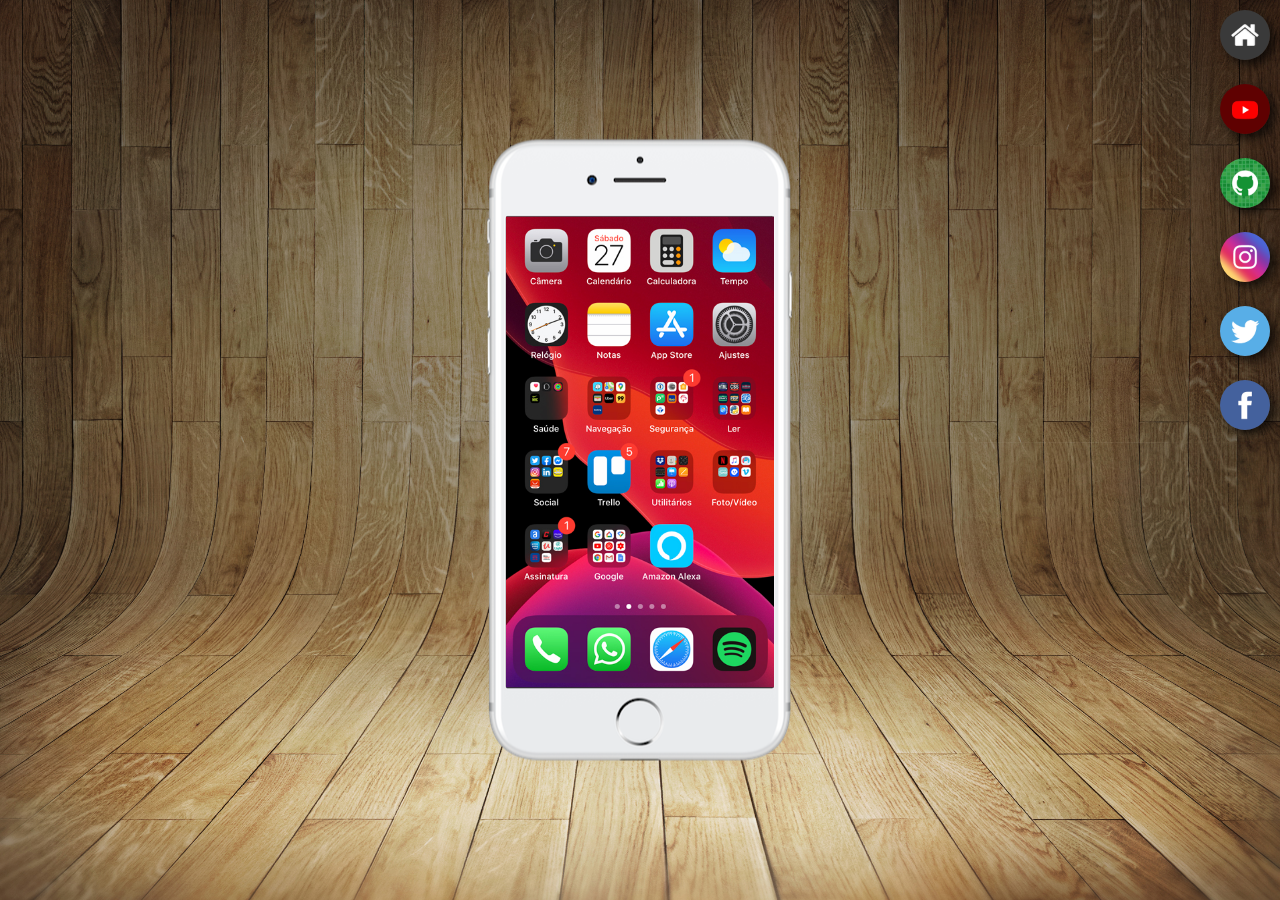
<file: index.html>
<!DOCTYPE html>
<html lang="pt-br">
<head>
    <meta charset="UTF-8">
    <meta name="viewport" content="width=device-width, initial-scale=1.0">
    <link rel="shortcut icon" href="favicon.ico" type="image/x-icon">
   <link rel="stylesheet" href="estilos/style.css">
    <title>Projeto Redes Sociais</title>
    
</head>
<body>
    <main>
        <section id="telefone">
            <iframe src="home.html" name="tela" id="tela" frameborder="0"></iframe>
        </section>
        <section id="redes-sociais">
            <a href="home.html" target="tela"><img src="imagens/logo-home.jpg" alt=""></a><br>
            <a href="youtube.html" target="tela"><img src="imagens/logo-youtube.jpg" alt=""></a><br>
            <a href="github.html" target="tela"><img src="imagens/logo-github.jpg" alt=""></a><br>
            <a href="instagram.html" target="tela"><img src="imagens/logo-instagram.jpg" alt=""></a><br>
            <a href="home.html" target="tela"><img src="imagens/logo-twitter.jpg" alt=""></a><br>
            <a href="home.html" target="tela"><img src="imagens/logo-facebook.jpg" alt=""></a>

        </section>
    </main>
    
</body>
</html>
</file>
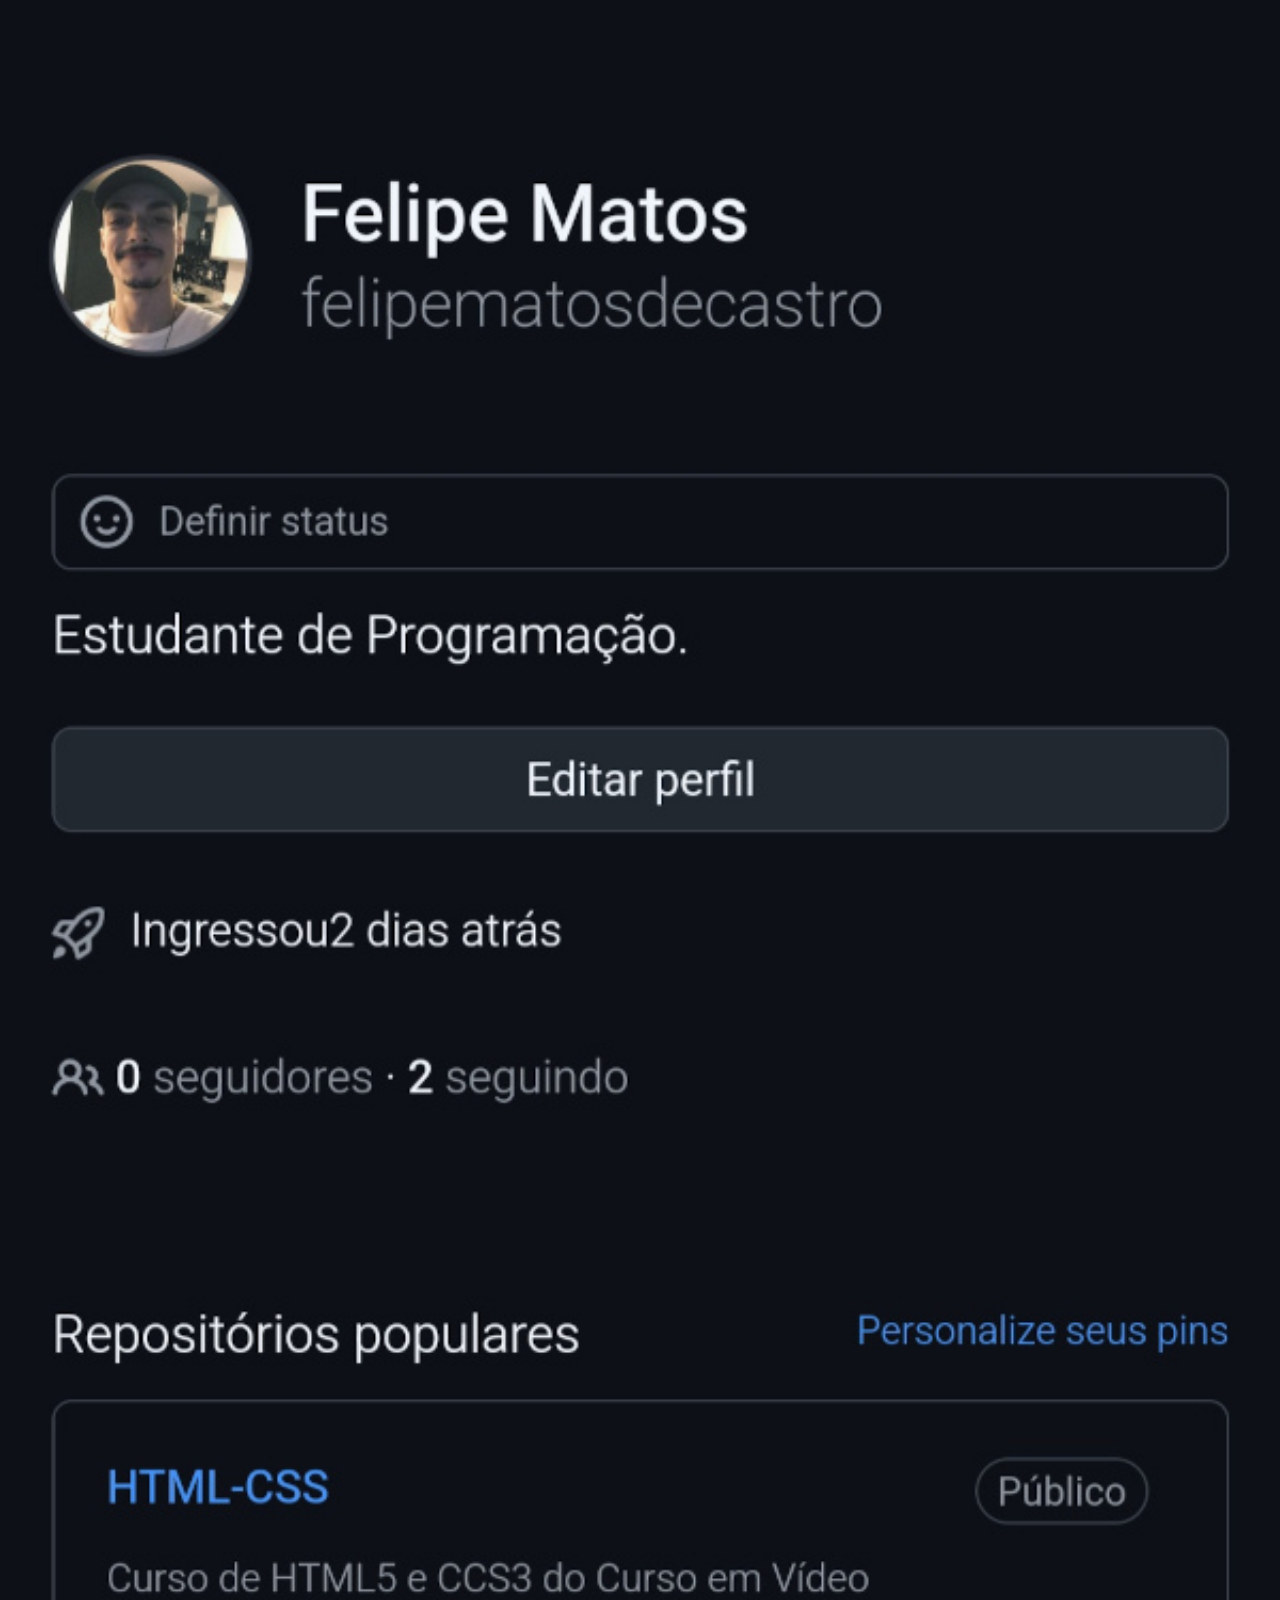
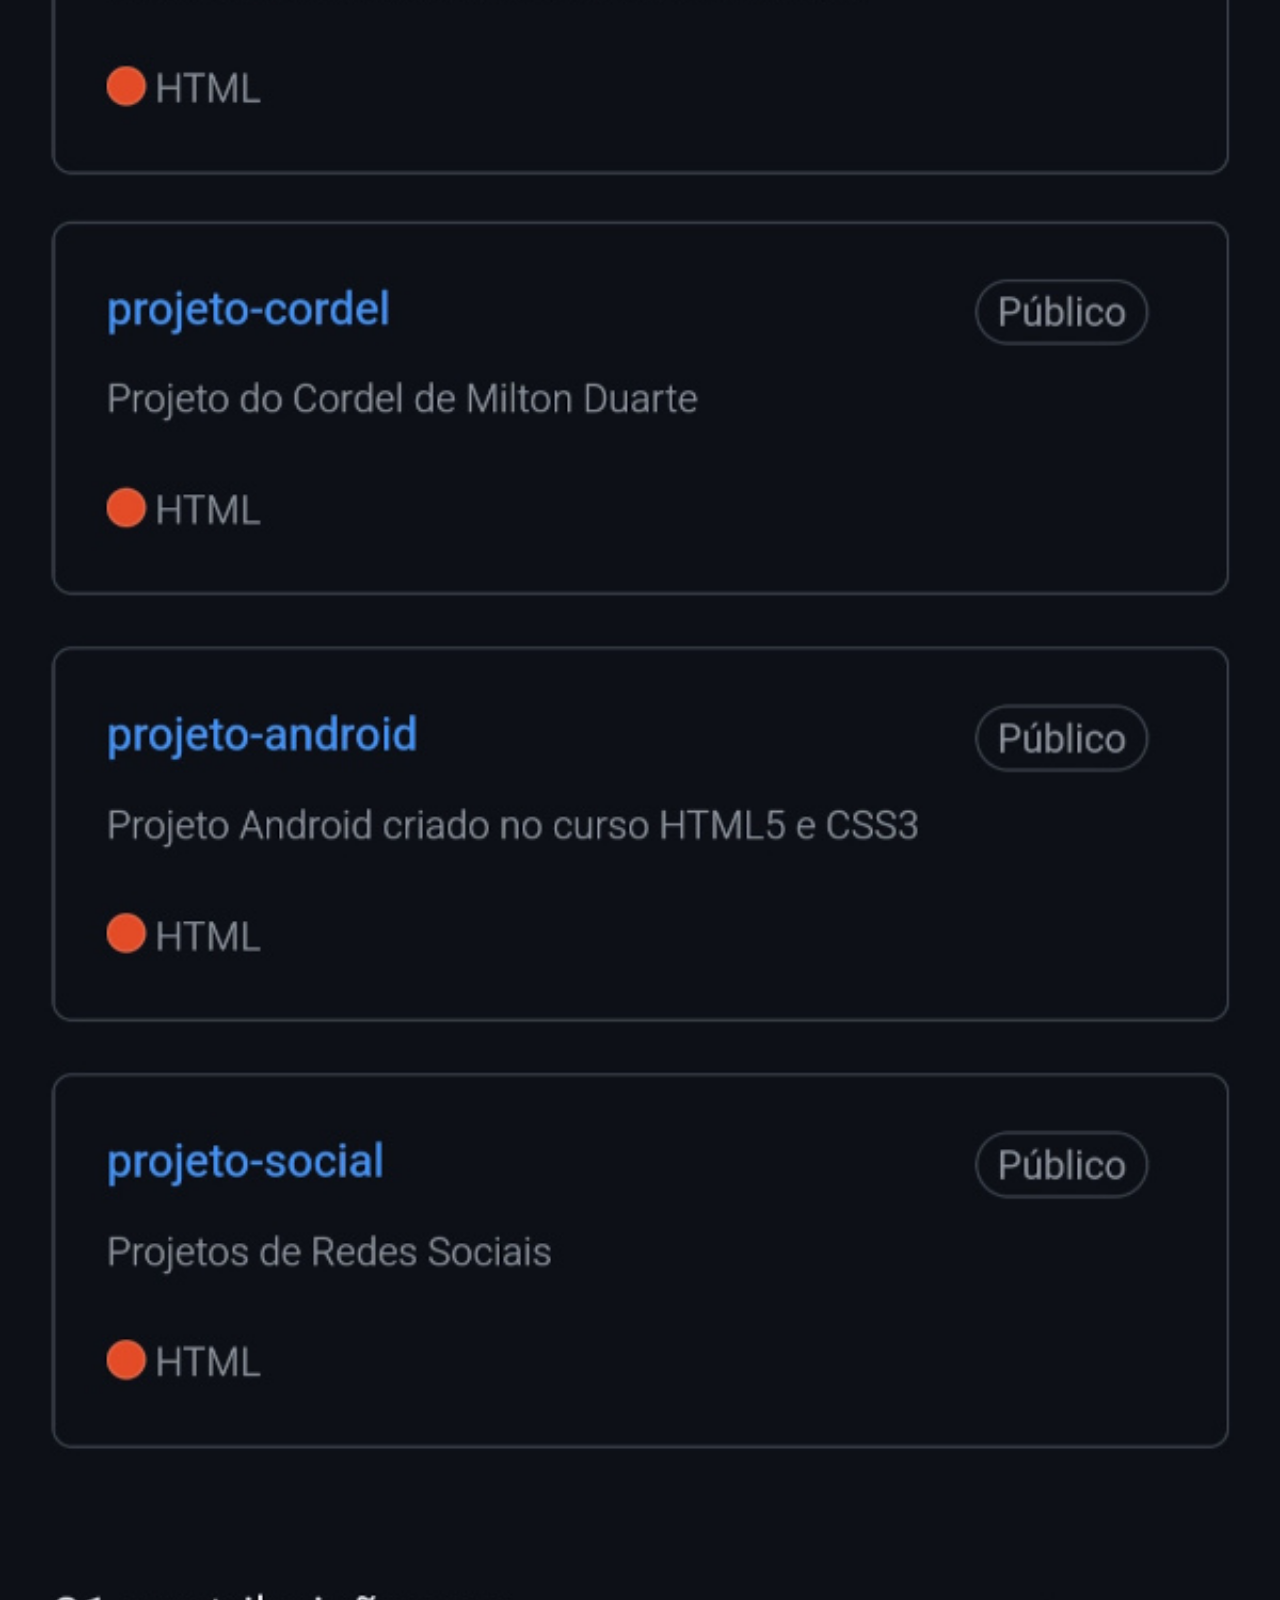
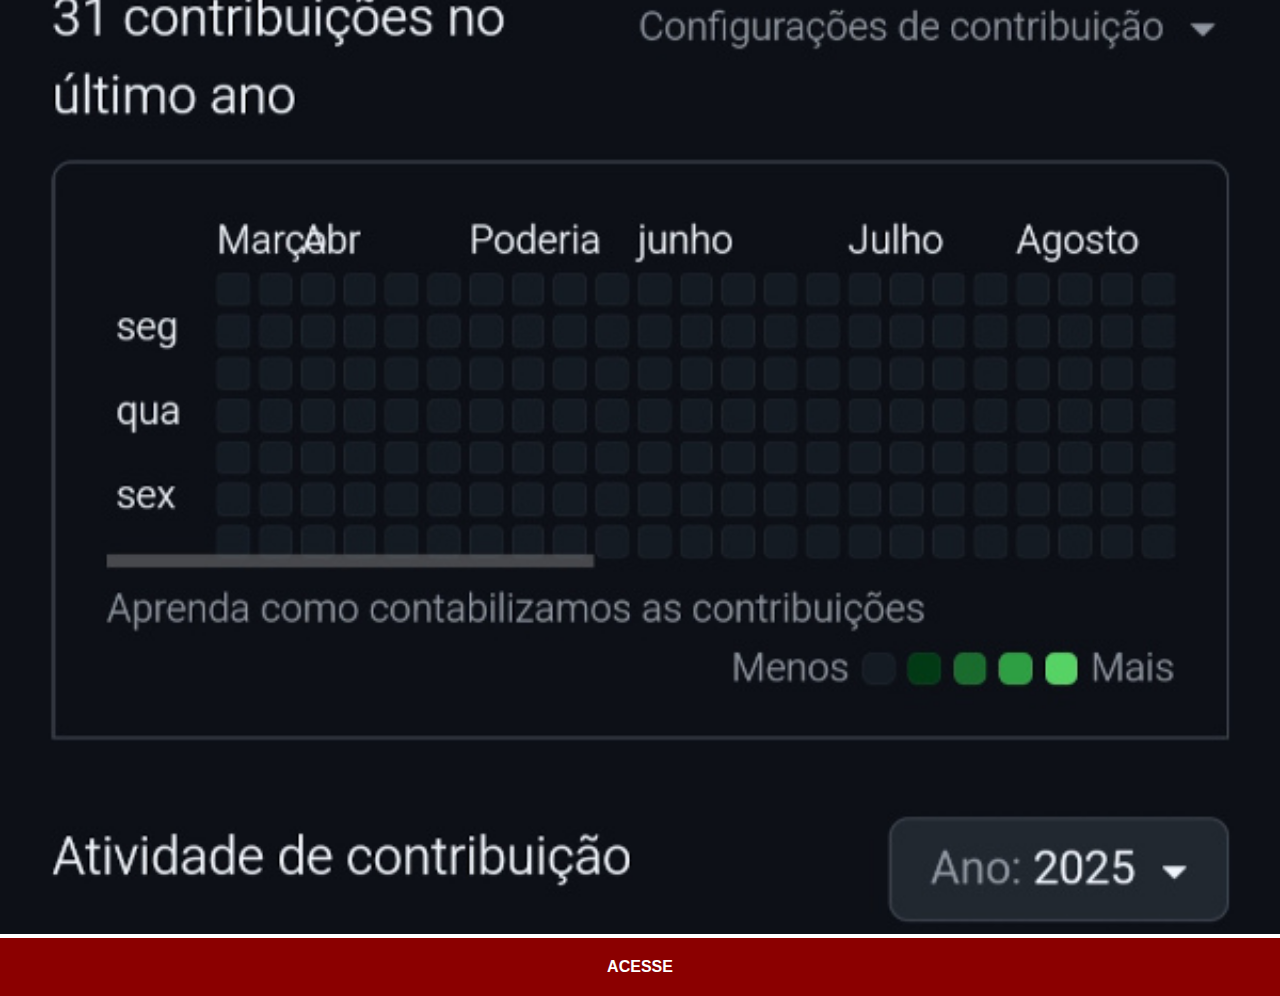
<file: github.html>
<!DOCTYPE html>
<html lang="pt-br">
<head>
    <meta charset="UTF-8">
    <meta name="viewport" content="width=device-width, initial-scale=1.0">
    <link rel="stylesheet" href="estilo/social.css">
    <title>GitHub</title>
</head>
<body>
    <img src="imagens/git.jpg" alt="">
    <a href="https://github.com/felipematosdecastro" target="_blank"> ACESSE</a>
    
</body>
</html>
</file>
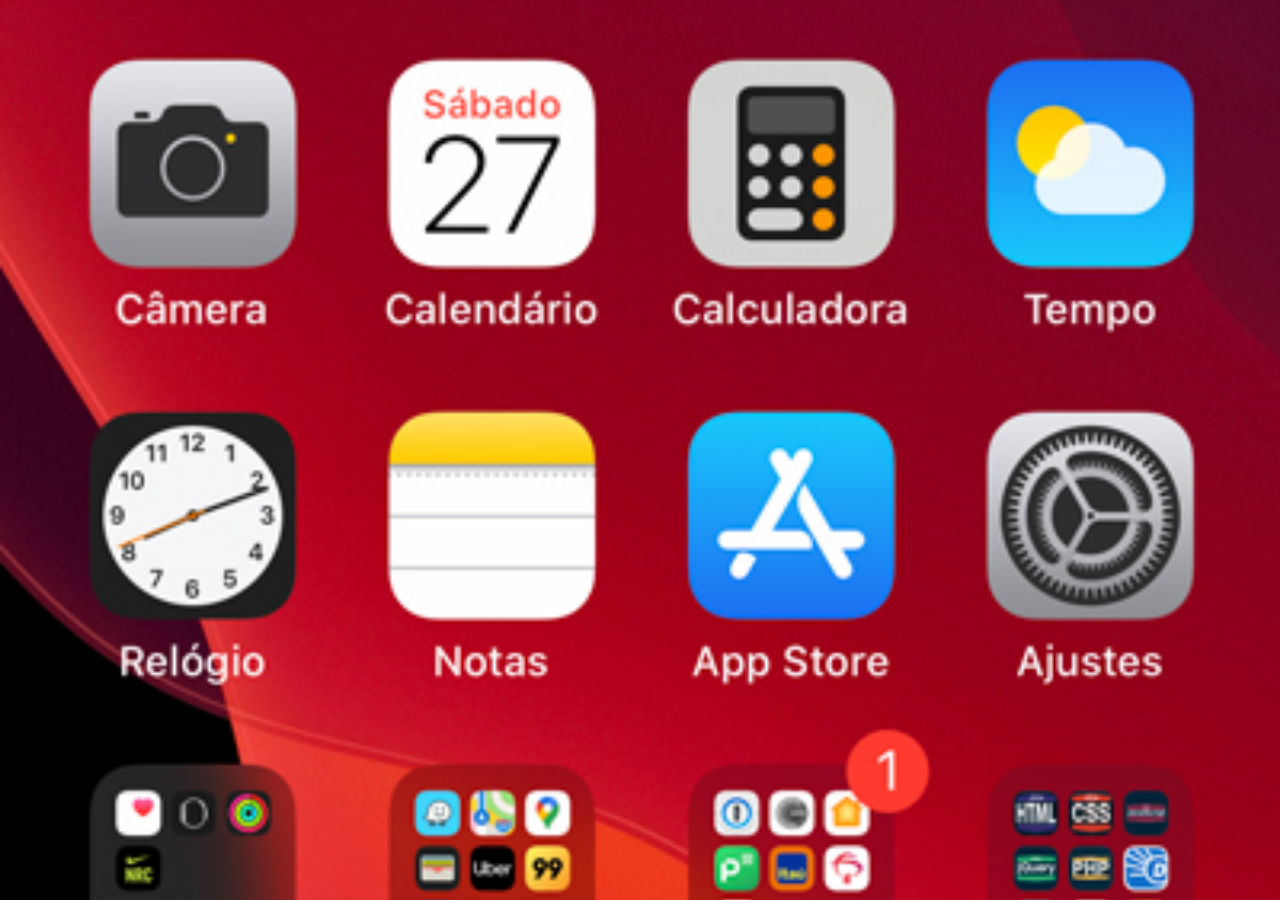
<file: home.html>
<!DOCTYPE html>
<html lang="pt-br">
<head>
    <meta charset="UTF-8">
    <meta name="viewport" content="width=device-width, initial-scale=1.0">
    <title>Home</title>
    <style>
        *{
            margin: 0px;
            padding: 0px;
        }
        body{
            width: 100vw;
            height: 100vh;
            background: black url('imagens/tela-home.jpg') no-repeat top center;
            background-size: cover;
        }
    </style>
</head>
<body>
    
</body>
</html>
</file>
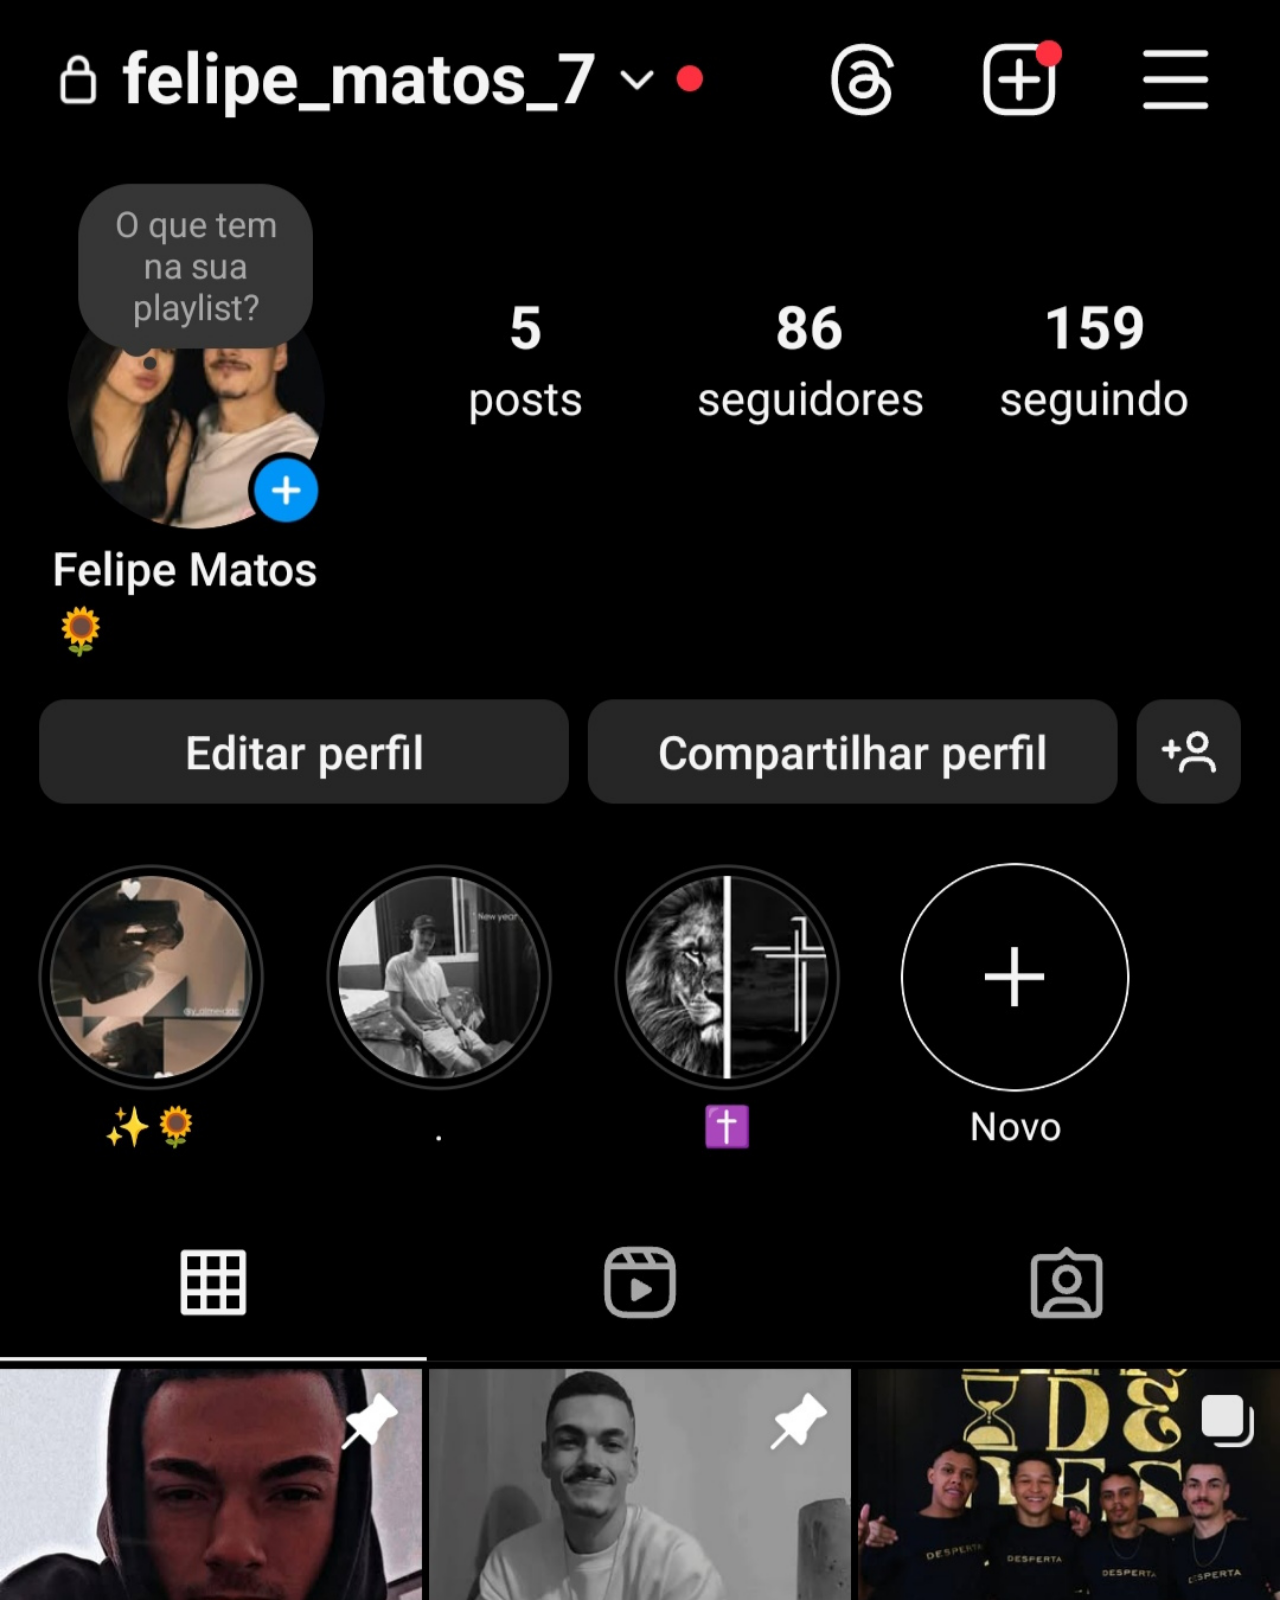
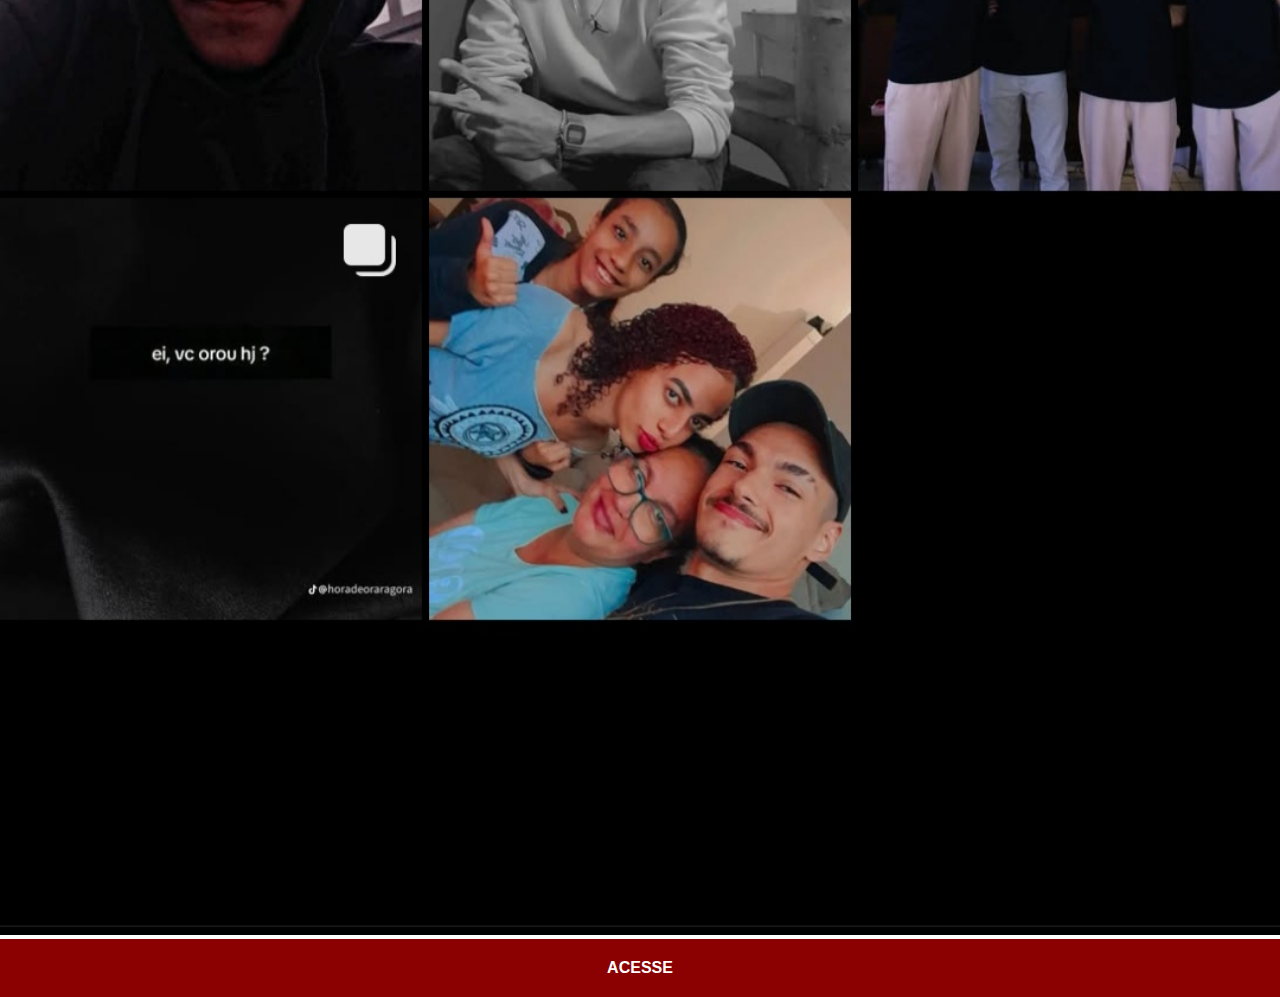
<file: instagram.html>
<!DOCTYPE html>
<html lang="pt-br">
<head>
    <meta charset="UTF-8">
    <meta name="viewport" content="width=device-width, initial-scale=1.0">
    <link rel="stylesheet" href="estilo/social.css">
    <title>Instagram</title>
</head>
<body>
    <img src="imagens/ista.jpg" alt="">
    <a href="https://www.instagram.com/felipe_matos_7/" target="_blank">ACESSE</a>
    
</body>
</html>
</file>
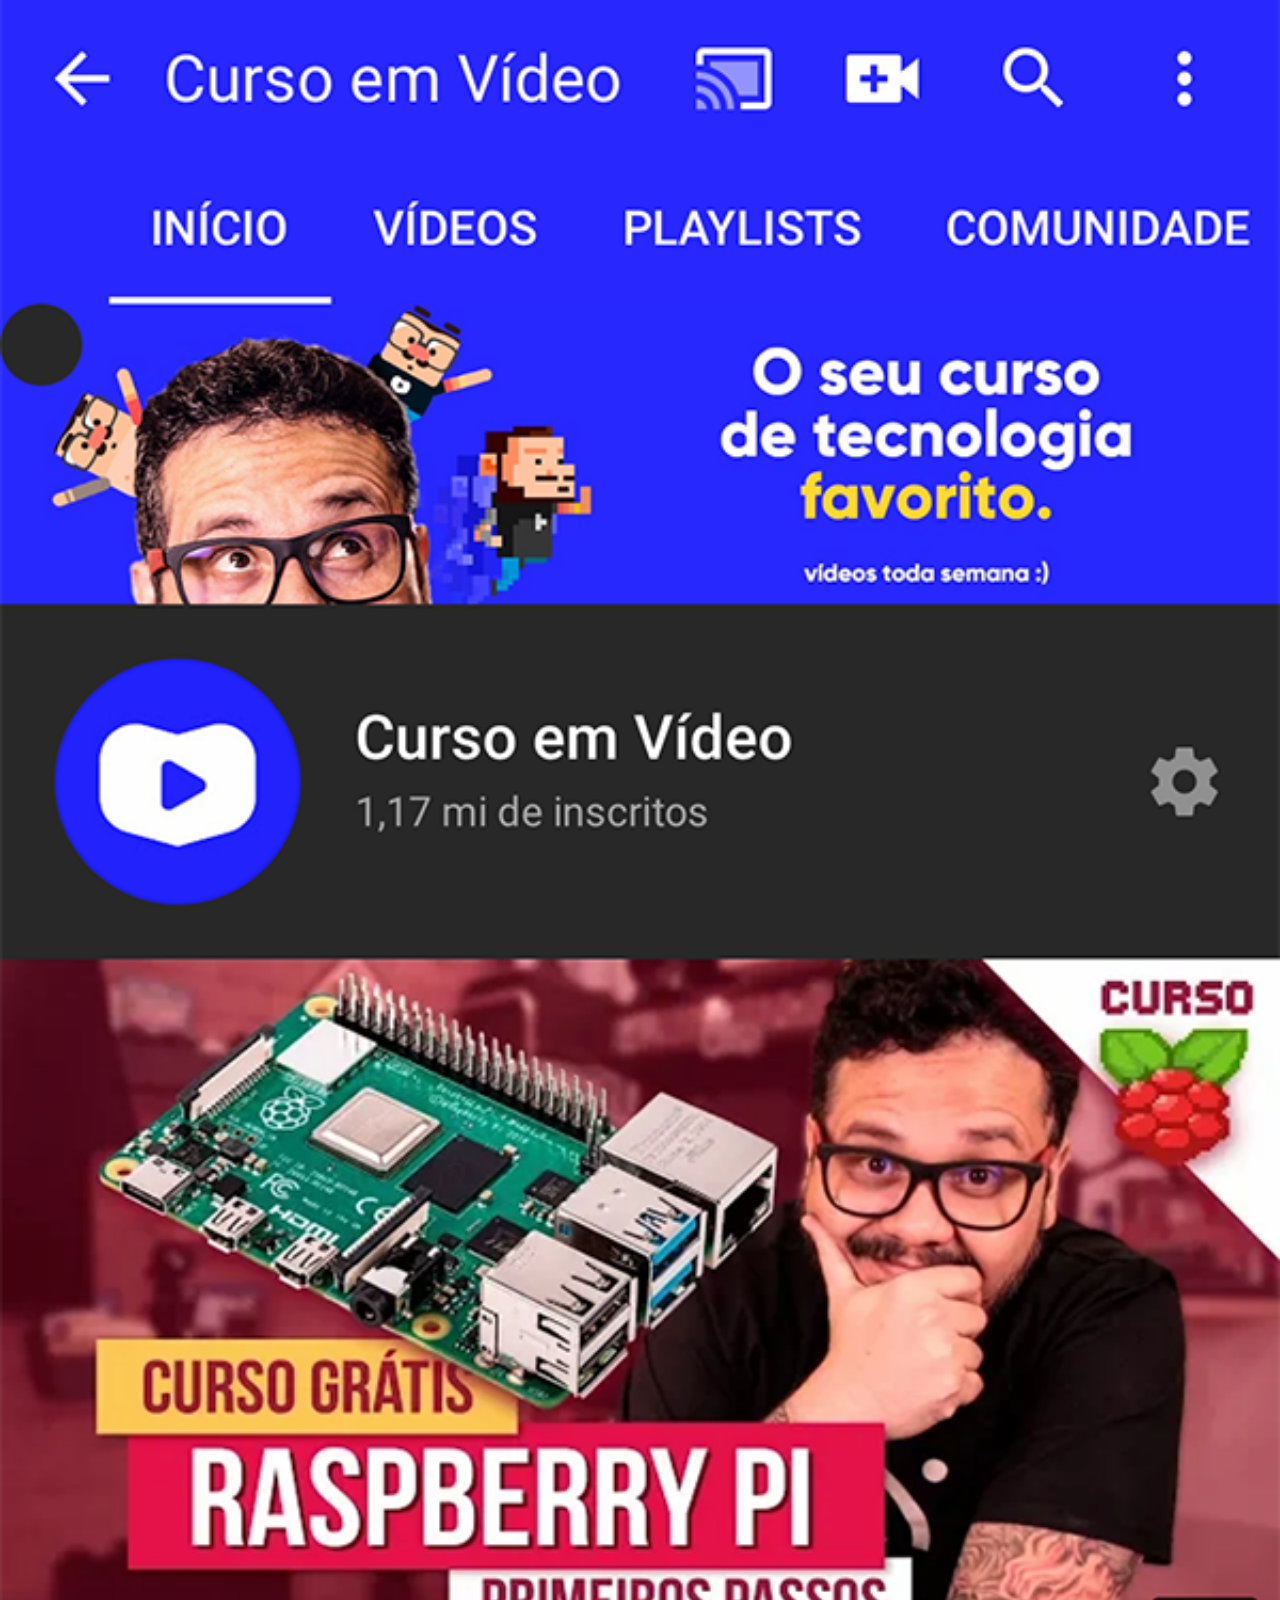
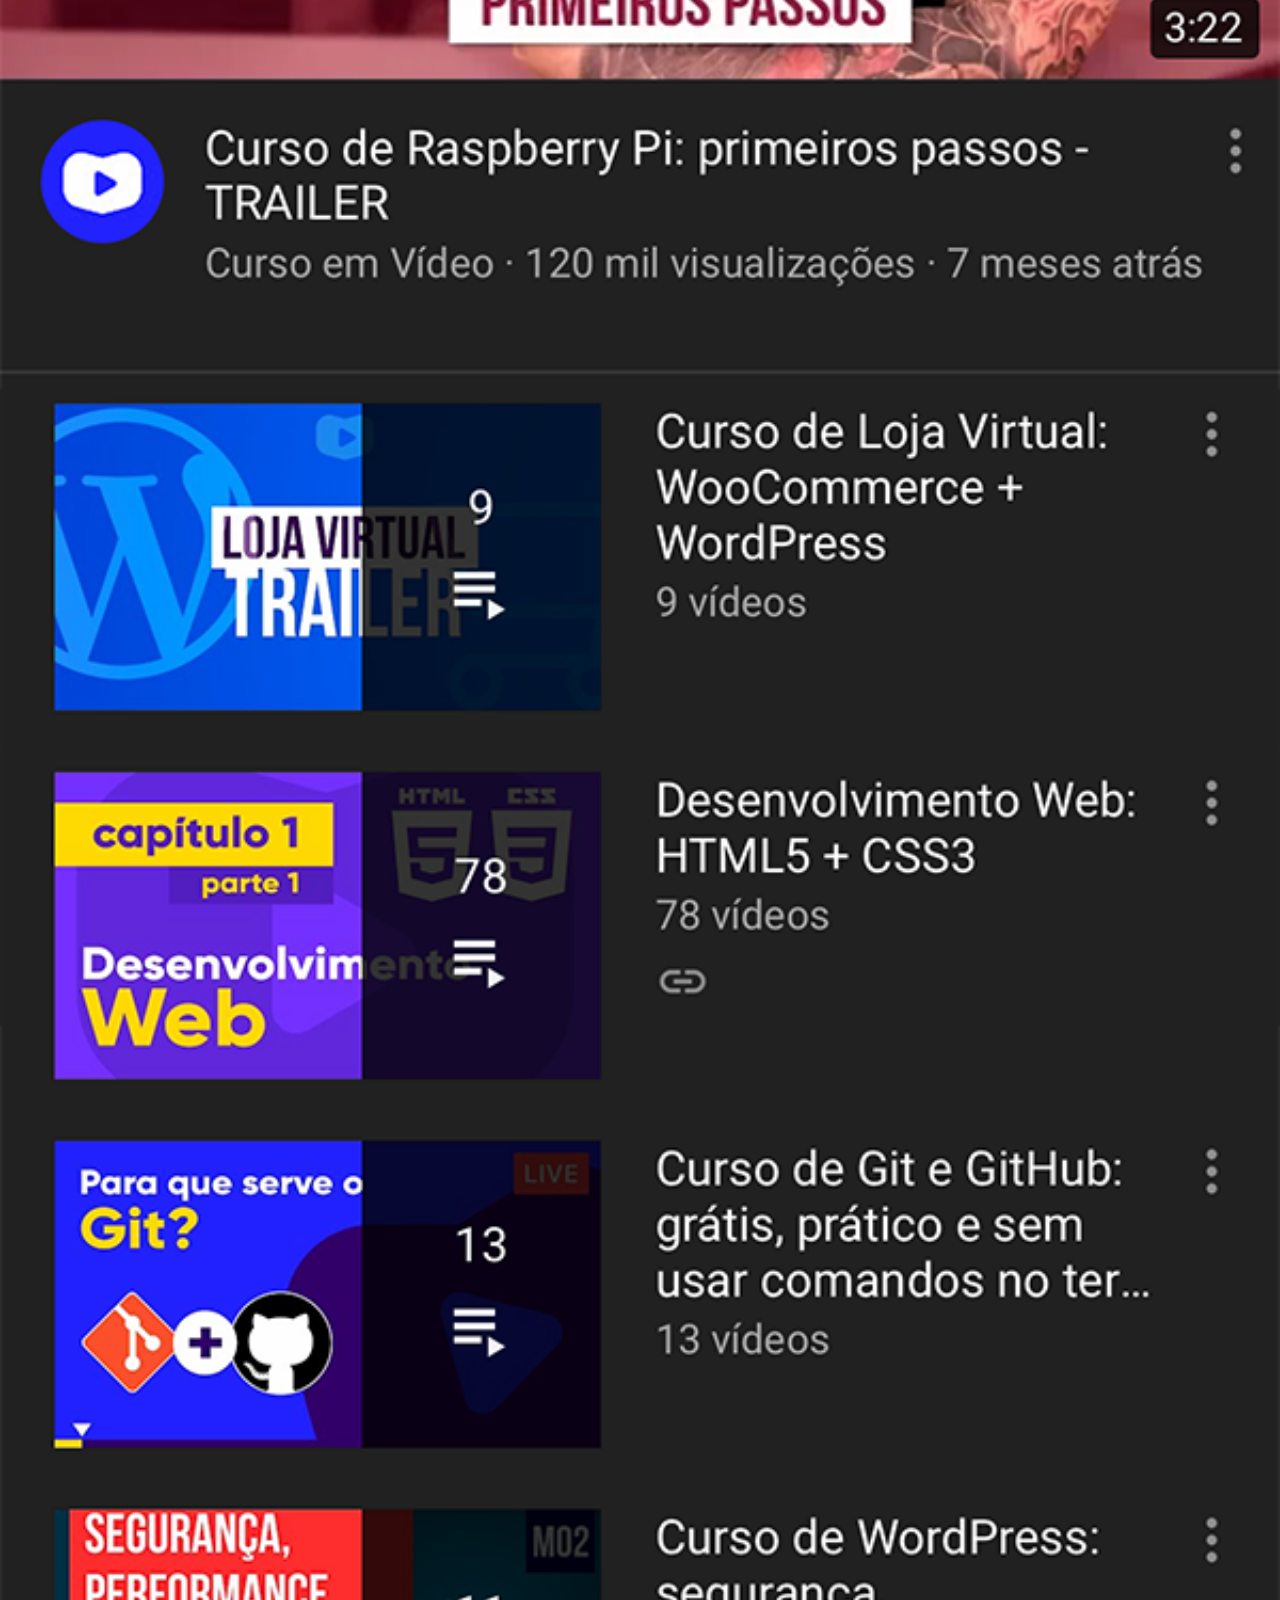
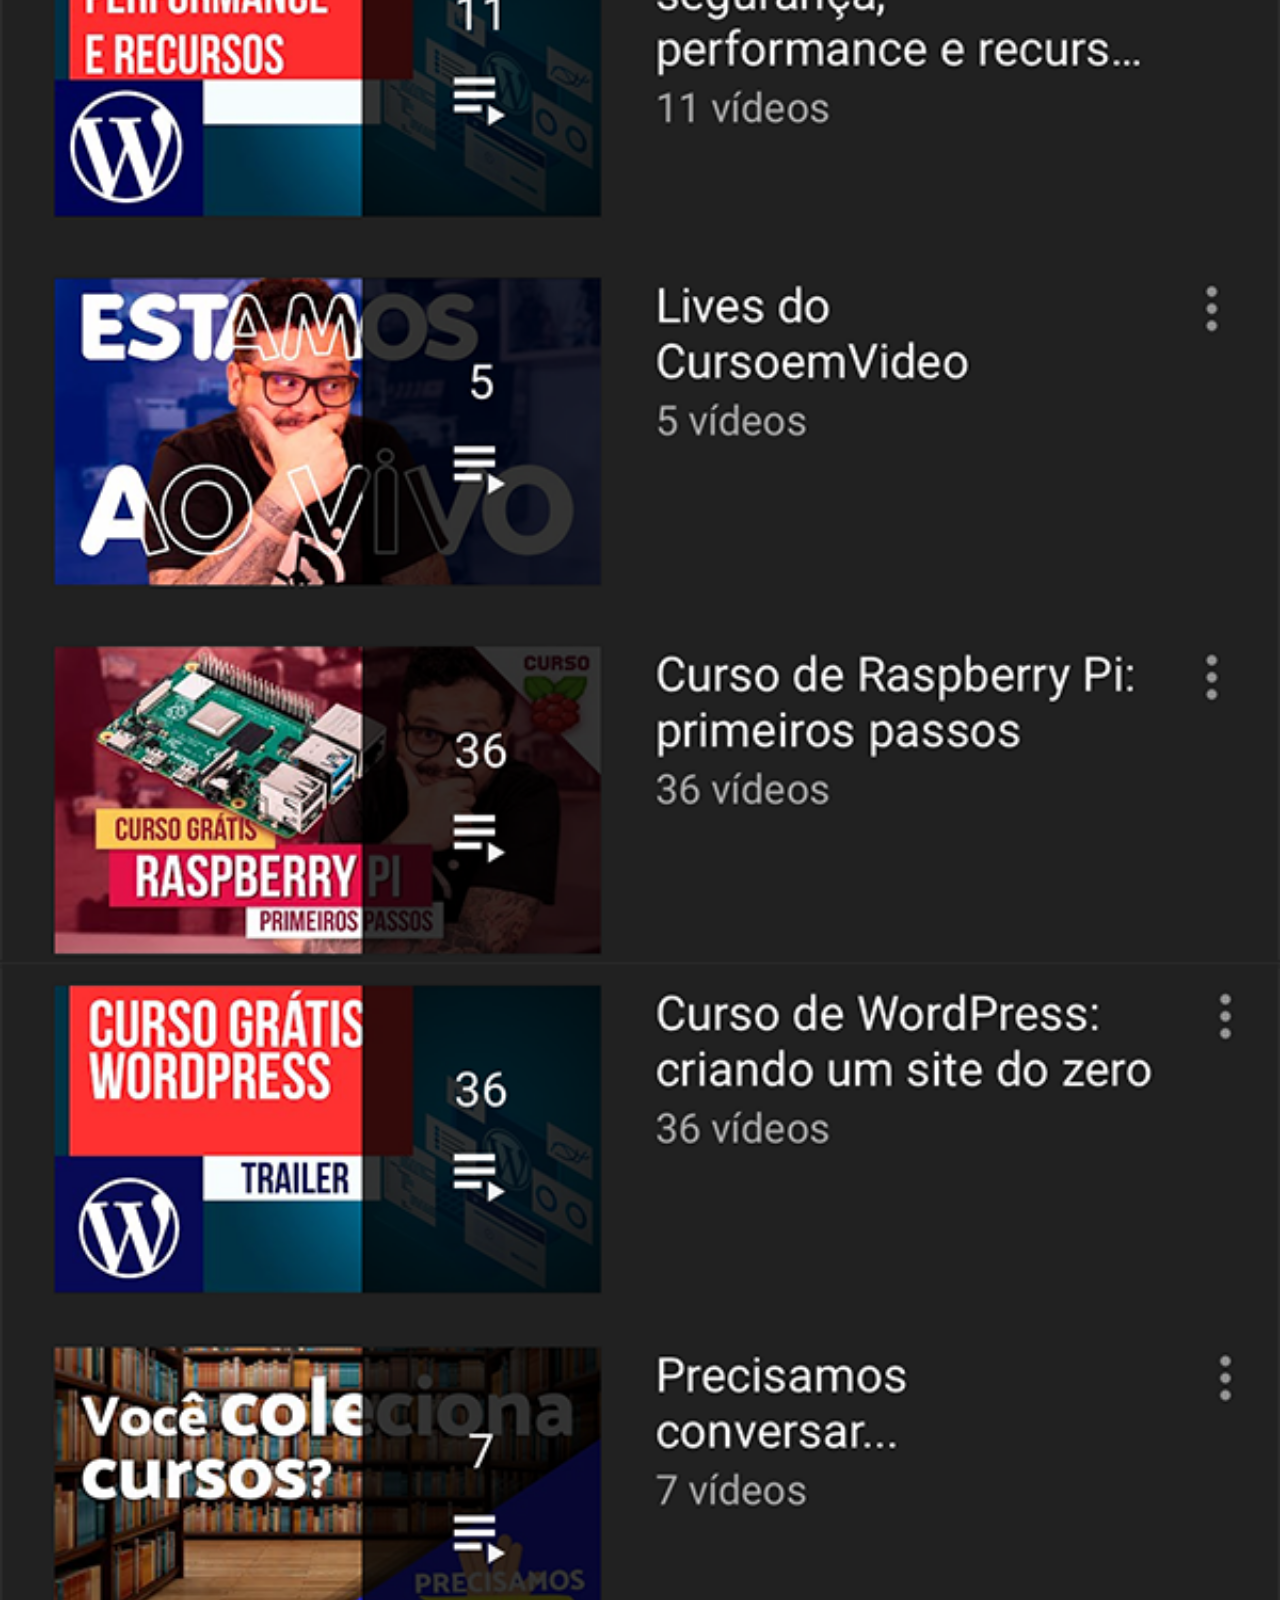
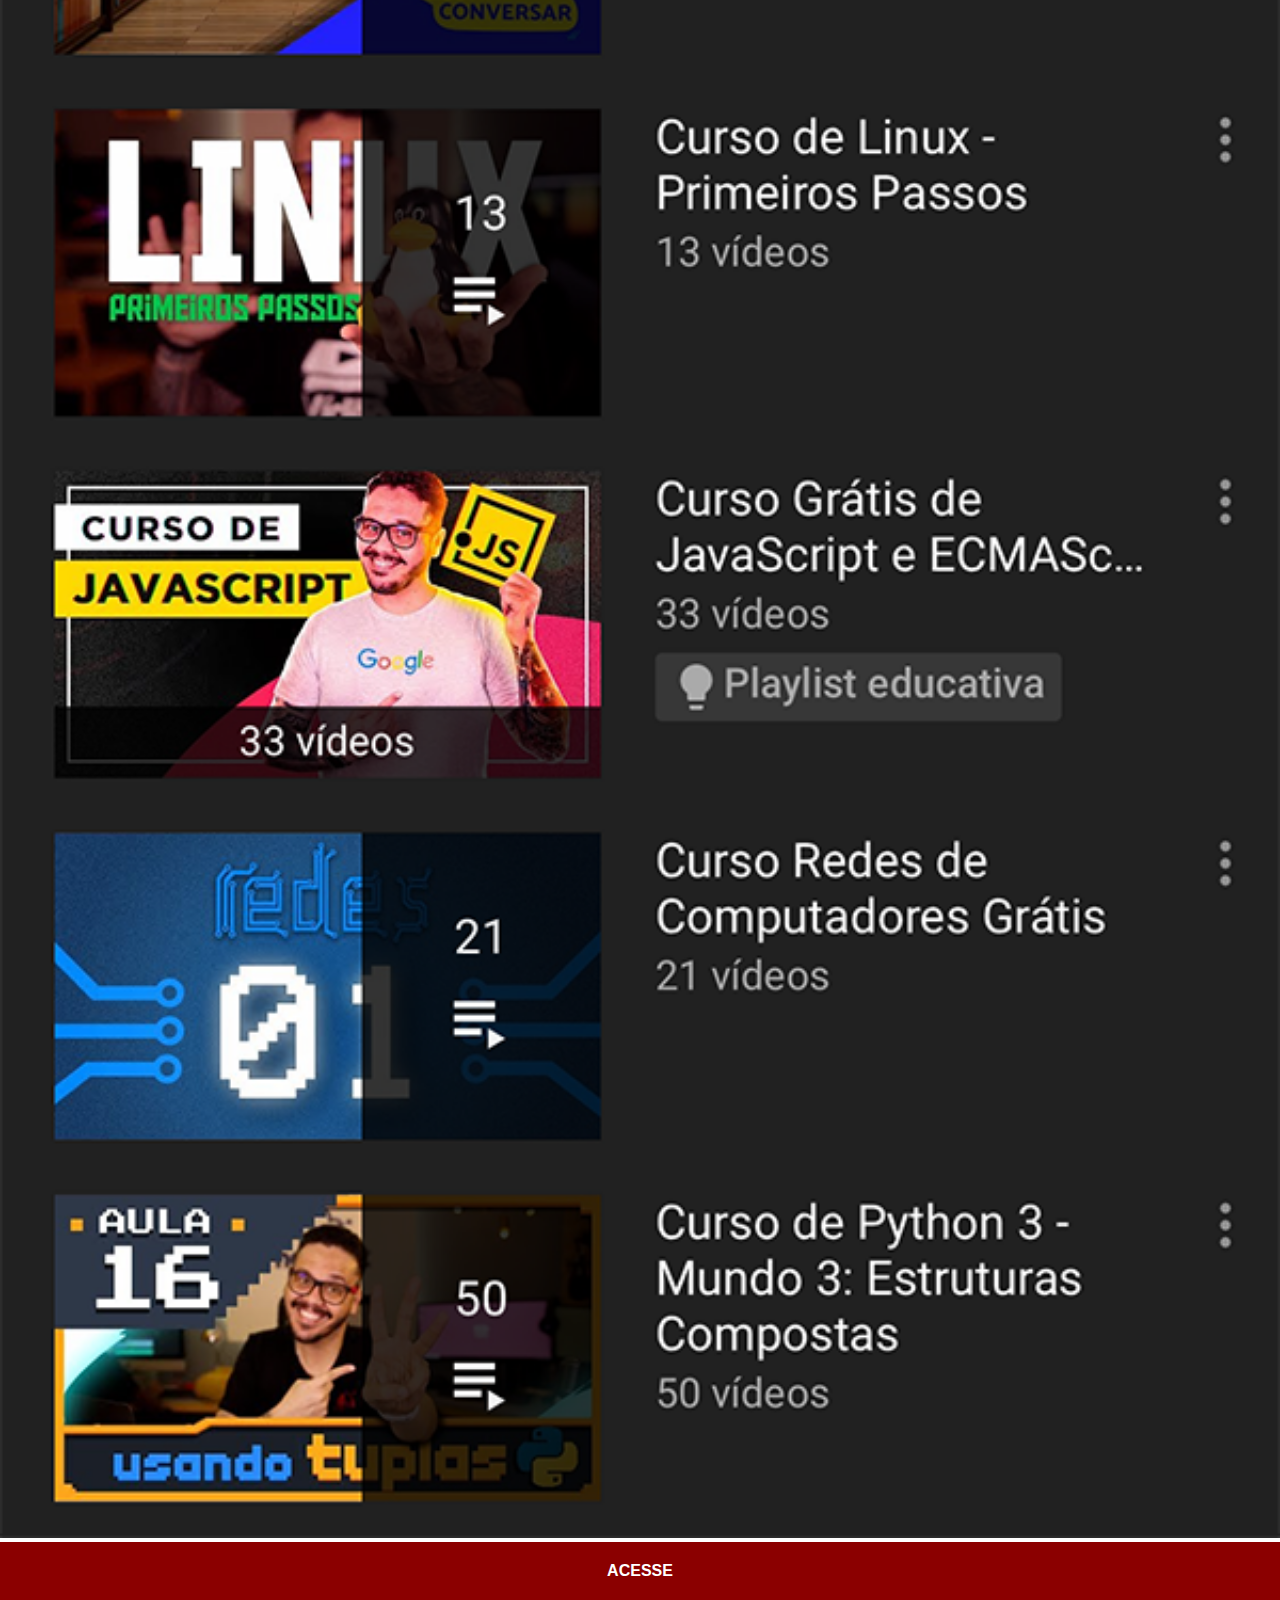
<file: youtube.html>
<!DOCTYPE html>
<html lang="pt-br">
<head>
    <meta charset="UTF-8">
    <meta name="viewport" content="width=device-width, initial-scale=1.0">
    <link rel="stylesheet" href="estilo/social.css">
    <title>YouTube</title>
  
</head>
<body>
    <img src="imagens/tela-youtube.png" alt="">
    <a href="https://www.youtube.com/c/CursoemV%C3%ADdeo" target="_blank">ACESSE</a>
    
</body>
</html>
</file>
<file: estilos/style.css>
@charset "UTF-8";

*{
    margin: 0px;
    padding: 0px;
    font-family: Arial, Helvetica, sans-serif;
}
html,body{
    height: 100vh;
    width: 100vw;
    background-color: black;
}
body{
    background: url(../imagens/fundo-madeira.jpg) no-repeat top center;
    background-size: cover;
    background-attachment: fixed;
}

main{
    height: 100vh;
    position: relative;
}
section#telefone{
    height: 627px;
    width: 312px;
    position: absolute;
    top: 50%;
    left: 50%;
    transform: translate(-50%, -50%);
    background: url(../imagens/frame-iphone.png) no-repeat;
}
iframe#tela{
    position: relative;
    top: 80px;
    left: 22px;
    width: 268px;
    height: 471px;
}
section#redes-sociais{
    text-align: right;
}
section#redes-sociais img{
    width: 50px;
    height: 50px;
    margin: 10px;
    border-radius: 50%;
    box-shadow: 5px 5px 10px rgba(0, 0, 0, 0.671);
    box-sizing: border-box;
}
section#redes-sociais img:hover{
    border: 2px solid rgba(255, 255, 255, 0.616);
    transform: translate(-3px,-3px);
    transition: transform 0.4s, border 0.8;
}
</file>
<file: estilo/social.css>
@charset "UTF-8";

*{
    margin: 0px;
    padding: 0px;
    font-family: Arial, Helvetica, sans-serif;
}
::-webkit-scrollbar{
    width: 0px;
    height: 0px;
}
img{
    width: 100vw;
}
a{
    display: block;
    background-color: darkred;
    padding: 20px;
    text-align: center;
    font-weight: bolder;
    text-decoration:none ;
    color: white;

}
a:hover{
    background-color: red;
}
</file>
